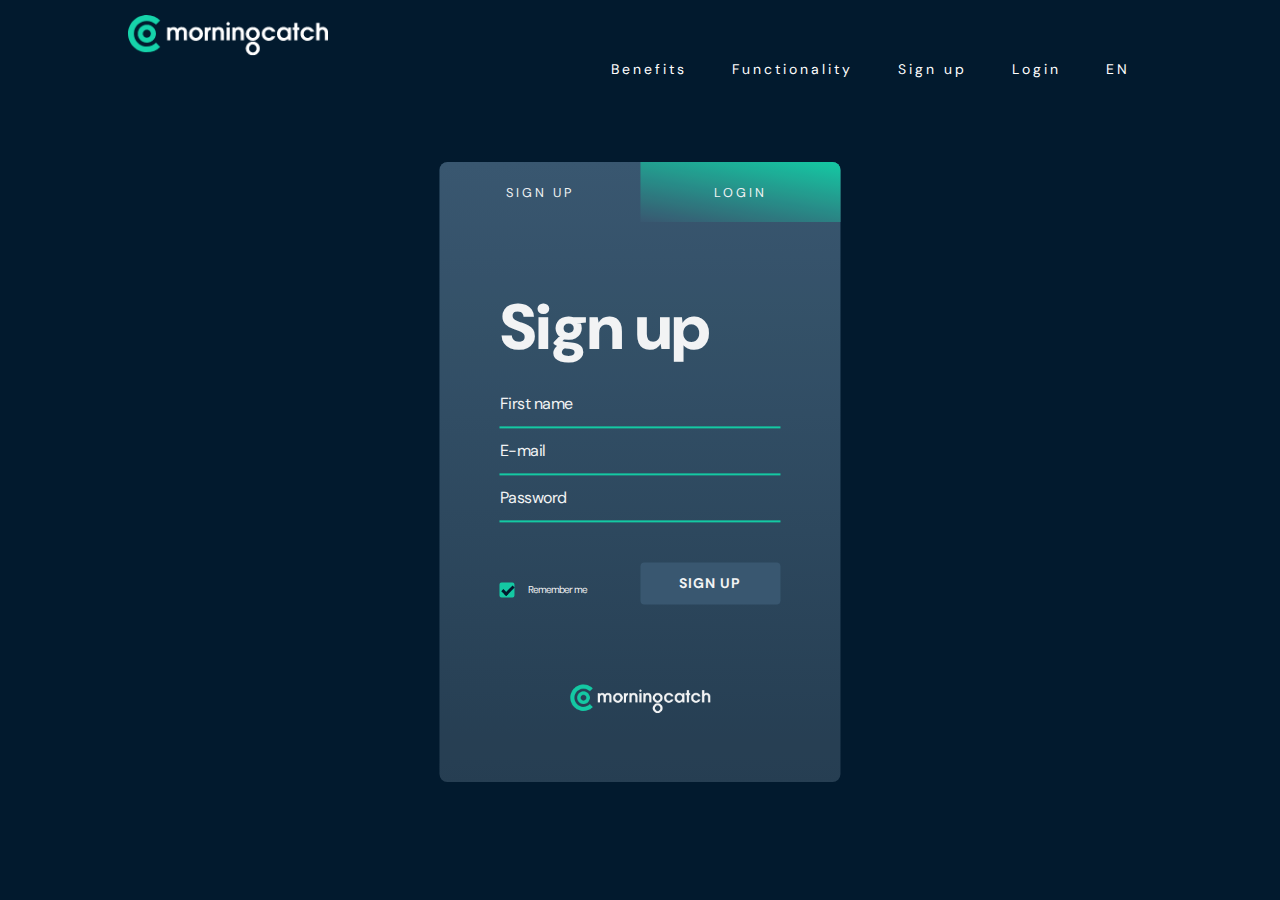
<file: signup.html>
<html lang="en">

<head>

    <meta charset="utf-8">
    <meta http-equiv="X-UA-Compatible" content="IE=edge,chrome=1">
    <meta name="viewport" content="width=device-width, initial-scale=1.0, maximum-scale=1.0, user-scalable=0">

    <title>Morningcatch</title>

    <!-- SEO meta tags-->
    <meta name="description" content="">

    <meta name="keywords" content="">

    <!-- CSS Stylesheet -->
    <link rel="stylesheet" href="css/main.css">

    <!-- Fonts -->
    <link rel="preconnect" href="https://fonts.googleapis.com">
    <link rel="preconnect" href="https://fonts.gstatic.com" crossorigin>
    <link href="https://fonts.googleapis.com/css2?family=DM+Sans:wght@400;500;700&display=swap" rel="stylesheet">

</head>

<body>


    <nav id="signup-nav">

        <a href="index.html">
            <div class="signup-logo">
                <img src="./img/morningcatch-logo-neg.png" alt="Morningcatch Logo">
            </div>
        </a>

        <ul class="signup-navlinks">
            <li>
                <a href="https://morningcatch.dk#anchor1">Benefits</a>
            </li>
            <li>
                <a href="https://morningcatch.dk#anchor3">Functionality</a>
            </li>
            <li>
                <a href="#">Sign up</a>
            </li>
            <li>
                <a href="#">Login</a>
            </li>
            <li>
                <a href="#">EN</a>
            </li>
        </ul>

    </nav>




    <div class="signup-row">

        <div class="signup-card">

            <div class="signup-tabs signup-tab">
                <p class="signup-p">Sign up</h1>
            </div>

            <div class="signup-tabs login-tab">
                <p class="signup-p">Login</h1>
            </div>
        
            <div class="signup-content">

                <div class="signup-title">
                    <h2>Sign up</h2>
                </div>

                <form action="signup.php" method="POST" class="signup-form">

                    <input type="text" name="customer_firstname" placeholder="First name">
                    <input type="text" name="customer_email" placeholder="E-mail">
                    <input type="text" name="customer_password" placeholder="Password">
            
                    <div class="rem-btn">
                        <label class="rem-container">Remember me
                            <input type="checkbox" checked="checked">
                            <span class="checkmark"></span>
                        </label>
                    

                        <button type="submit" name="submit" class="signup-btn">Sign up</button>
                    </div>
                </form>

            </div>

            <div class="signup-image">
                <img src="img/morningcatch-logo-neg.png" alt="">
            </div>

        </div>
    </div>



    <script src="js/main.js"></script>

</body>

</html>
</file>
<file: css/main.css>
/* Color and Fonts */
:root {
    --green: #16D3AA;
    --dark: #021A2E;
    --grey: #284054;
    --light: #ffffff;
    --deep-gradient: linear-gradient(var(--dark), var(--grey));
    --light-gradient: linear-gradient(0deg, var(--grey), #3C5B74);
    --blue-gradient: linear-gradient(190deg, var(--green), #3C5B74);
    /*Margin*/
    --margin: 120px;
}

/* FUNDAMENTALS */
* {
    padding: 0;
    margin: 0;
    box-sizing: border-box;
}

html {
    height: 100%;
    overflow-x: hidden;
    scroll-behavior: smooth;
}

body {
    background: var(--dark);
    scroll-behavior: smooth;
    line-height: 1.65;
    width: 100%;
    overflow-x: hidden;
    overflow-y: hidden;
}

body,
nav,
h1,
h2,
h3,
h4,
h5,
h6,
p,
a,
ul,
li,
span,
select {
    margin: 0;
    padding: 0;
    text-decoration: none;
    color: var(--light);
    list-style: none;
    font-family: 'DM Sans', sans-serif;
    letter-spacing: -1px;
    display: inline;
}

a {
    cursor: pointer;
    font-weight: 400;
    font-style: normal;
    font-size: clamp(.8rem, 1vw, 1rem);
}

h1 {
    font-weight: 900;
    font-style: normal;
    font-size: clamp(1.5rem, 2.5vw, 2rem);
}

h2 {
    font-weight: 900;
    font-style: normal;
    font-size: 64px;
}

h3 {
    font-weight: 900;
    font-style: normal;
    font-size: clamp(1rem, 1.0vw, 1.7rem);
    font-size: 40px;
}

h4 {
    font-weight: 600;
    font-style: normal;
    font-size: clamp(1rem, 1.0vw, 1.7rem);
}

p {
    font-weight: 400;
    font-style: normal;
    font-size: clamp(.8rem, 1vw, 1rem);
    line-height: 1.3rem;
}

img {
    display: block;
}

input {
    border: none;
    background: transparent;
    color: var(--light);
    padding: 12px 0;
    border-bottom: 2px solid var(--green);
    font-family: 'DM Sans', sans-serif;
    font-size: 16px;
    letter-spacing: -.5;
}

input:focus {
    outline: none
}

::placeholder {
    color: var(--light);
}

select {
    background: var(--grey);
    padding: 12px 24px;
    color: var(--light);
    border-radius: 4px;
    border: none;
    position: absolute;
    right: 2.66vw;
    margin-top: 24px;
}

button {
    font-weight: bold;
    text-transform: uppercase;
    border: none;
    border-radius: 4px;
    padding: 12px 24px;
    transition: .2s;
    cursor: pointer;
    background: #3C5B74;
    color: #FFF;
    font-family: 'DM Sans', sans-serif;
    letter-spacing: 1;
    font-size: 14px;
}

button:hover {
    background: var(--dark);
}

::selection {
    background: var(--green);
}

.divider-line {
    border-top: 1px solid var(--green);
    margin: 20px 0;
}

#gradient-overlay {
    background: radial-gradient(rgba(10, 255, 193, .19), #112722);
    opacity: 35%;
    mix-blend-mode: overlay;
    height: 100vh;
    width: 100vw;
    position: fixed;
    z-index: 10;
    pointer-events: none;
}



/* NAV styling */
nav {
    width: 15vw;
    background: var(--light-gradient);
    height: 100vh;
    padding: 2vw;
    position: fixed;
    display: none;
}

nav .main-logo {
    width: 100%;
    cursor: pointer;
}

nav .menu-link:first-of-type {
    margin-top: 40px;
}

nav .menu-link {
    position: relative;
    display: block;
    margin-bottom: 24px;
    height: 32px;
    transition: .2s;
}

nav .menu-link:hover {
    border-bottom: 1px solid var(--green);
}

nav .menu-link img {
    height: 20px;
    width: inherit;
    display: inline;
}

nav .menu-link p {
    font-size: 20px;
    position: absolute;
    margin-left: 8px;
}

nav .bottom-line {
    position: absolute;
    bottom: 2.66vw;
    display: flex;
    justify-content: center;
    align-items: center;
}

nav .bottom-line .dot {
    height: 4px;
    width: 4px;
    border-radius: 2px;
    background: var(--light);
    display: inline;
    margin: 0 12px;
    top: 50%;
}

nav .bottom-line a {
    transition: .2s;
}

nav .bottom-line a:hover {
    color: var(--green);
}

nav.active {
    display: block;
}



section {
    padding: 2.66vw 2.66vw 0;
    width: 85vw;
    min-height: calc(100vh - 200px);
    background: var(--dark);
    position: relative;
    left: 15vw;
    display: none;
}

section.active {
    display: block;
}

.go-back-arrow {
    position: relative;
    display: inline;
    transform: rotate(90deg) translateY(-50%);
    top: -13px;
    margin-right: 30px;
    height: 15px;
    cursor: pointer;
}

#main-dashboard {}

.title-row {
    position: relative;
}

.title-row .node-buttons {
    position: absolute;
    right: 0;
    top: 50%;
    transform: translateY(-50%);
    display: flex;
    justify-content: space-between;
}

.title-row .node-buttons select {
    position: relative;
    margin-top: 0;
    right: 1.33vw;
}

button.new-node {
    height: 43px;
    background: var(--green);
    color: #155748;
    transition: .2s;
    z-index: 5;
}

button.new-node:hover {
    background: #10f9c6;
}

button.new-node img {
    display: inline;
    margin-right: 8px;
}

.bottom-button {
    margin-top: -1.33vw;
}

.node-row {
    margin-bottom: 2.66vw;
    position: relative;
    height: 420px;
}

.node-card {
    width: calc(100% / 4 - 2vw);
    height: 100%;
    background: var(--light-gradient);
    float: left;
    margin-right: 2.66vw;
    border-radius: 8px;
    transition: .2s;
    opacity: .95;
    position: relative;
}

.node-card:hover {
    opacity: 1;
    box-shadow: 5px 5px 20px rgba(0, 0, 0, .3);
}

.node-card:last-child {
    margin-right: 0;
}

.node-image {
    height: 196px;
    background: rgba(255, 255, 255, .05);
    position: relative;
    z-index: 1;
}

.node-image img {
    position: absolute;
    left: 50%;
    top: 50%;
    transform: translate(-50%, -50%);
    z-index: 2;
    max-width: 80%;
    max-height: 70%;
}

.node-desc {
    padding: 1vw;
    position: relative;
}

.node-desc h4 {
    display: block;
}

.node-desc .node-stat p:last-of-type {
    float: right;
}

.node-desc button {
    margin-right: 8px;
    position: relative;
    bottom: 0;
    font-size: 12px;
}

.node-desc button img {
    display: inline;
    height: 18px;
}

.node-desc .node-trash {
    background: rgba(248, 39, 89, .3);
    padding: 12px;
}

.node-desc .node-trash:hover {
    background: rgba(248, 39, 89, .5);
}

.node-card.add-new .center-this {
    position: absolute;
    top: 50%;
    left: 50%;
    transform: translate(-50%, -50%);
}

.node-card.add-new p {
    color: var(--dark);
    font-weight: bold;
    display: block;
    text-align: center;
    margin-top: 10px;
}

.node-card.add-new img {
    position: relative;
    left: 50%;
    transform: translateX(-50%);
}

.node-card .button-row {
    display: flex;
    align-items: center;
    margin-top: 10px;
}

.widget {
    background: var(--light-gradient);
    border-radius: 8px;
    padding: 1.33vw 2vw;
    float: left;
    position: relative;
}

.widget h3 {
    margin-bottom: 20px;
    display: block;
}

.content-row {
    position: relative;
}

.overall-conv {
    width: 40vw;
    margin-right: 2.66vw;
    height: 538px;
}

.overall-conv img {
    width: 100%;
}

.overall-conv-stats {
    width: 34.34vw;
    float: left;
}

.small-conv {
    width: 17.17vw;
    height: 244px;
    float: left;
    padding: 24px;
}

.overall-conv-stats:first-child {
    margin-right: 2.66vw;
}

.conv-row {
    display: flex;
    align-content: center;
    position: relative;
    margin-left: 2.66vw;
    margin-bottom: 2.66vw;
}

.overall-conv-rate {
    background: linear-gradient(-45deg, #16D3AA, #6C63FF);
    border: none;
}

.widget.leads-created {
    background: linear-gradient(-45deg, #16D3AA, #6CF9EF);
    border: none;
}

.widget.leads-created * {
    color: var(--dark);
}

.small-conv * {
    display: block;
}

.small-conv .percentage {
    position: absolute;
    top: 24px;
    right: 24px;
}

.small-conv .percentage * {
    display: inline;
}

.small-conv .percentage img {
    transform: translateY(-90%);
}

.small-conv h4 {
    font-size: 62px;
    position: absolute;
    bottom: 24px;
}

.small-conv p {
    position: absolute;
    bottom: 24px;
}

.small-conv .info-button {
    position: absolute;
    bottom: 24px;
    right: 24px;
}

.top-performing-nodes-row {
    height: 538px;
    position: relative;
}

.top-performing-nodes {
    height: 100%;
    width: 30vw;
    border-top-right-radius: 0;
    border-bottom-right-radius: 0;
}

.top-performing-nodes img {
    width: 22vw;
    position: absolute;
    transform: translate(-50%, -50%);
    top: 58%;
    left: 50%;
}

.top-nodes-rank-row {
    display: flex;
    justify-content: space-between;
    flex-direction: column;
    height: 100%;
    width: 28vw;
}

.node-rank {
    height: 20%;
    background: linear-gradient(-90deg, var(--dark), var(--grey));
    border-top-right-radius: 8;
    border-bottom-right-radius: 8;
    position: relative;
    cursor: pointer;
}

.node-rank .text {
    position: relative;
    top: 50%;
    transform: translateY(-50%);
    left: 1.33vw;
}

.node-rank .text span {
    margin-right: 1.33vw;
    transition: .2s;
}

.node-rank .text * {
    font-size: 30px;
    font-weight: bold;
}

.node-rank .gradient {
    height: 100%;
    position: absolute;
    top: 0;
    left: 0;
    width: 80%;
    mix-blend-mode: soft-light;
    opacity: .7;
    transition: .2s;
}

.node-rank:hover .gradient {
    opacity: 1;
    width: 100%;
}

.node-rank:hover span {
    margin-right: 1.5vw;
}

.node-rank-1 .text span {
    color: var(--green);
}

.node-rank-1 .gradient {
    background: linear-gradient(90deg, rgba(22, 211, 170, 1), rgba(22, 211, 170, 0));
}

.node-rank-2 .text span {
    color: #6C63FF;
}

.node-rank-2 .gradient {
    background: linear-gradient(90deg, rgba(108, 99, 255, 1), rgba(108, 99, 255, 0));
}

.node-rank-3 .text span {
    color: #FF9333;
}

.node-rank-3 .gradient {
    background: linear-gradient(90deg, rgba(255, 147, 51, 1), rgba(255, 147, 51, 0));
}

.node-rank-4 .text span {
    color: #F96C72;
}

.node-rank-4 .gradient {
    background: linear-gradient(90deg, rgba(249, 108, 114, 1), rgba(249, 108, 114, 0));
}

.widget.rocket {
    width: 17.17vw;
    position: absolute;
    right: 0;
    top: 0;
    height: 100%;
    background: linear-gradient(-45deg, #16D3AA, #6C63FF);
    border: none;
}

.widget.rocket img {
    transition: .5s ease-in;
    position: absolute;
    top: 50%;
    left: 50%;
    transform: translate(-50%, -50%);
}

.widget.rocket:hover img {
    top: 40%;
}


.widget.top-location {
    width: 100%;
    height: 538px;
    margin-top: 2.66vw;
    float: none;
}

.widget.top-location .map {
    width: 50%;
}

.top-location-ranks {
    position: absolute;
    left: 60%;
    top: 50%;
    transform: translateY(-50%);
}

.location-rank-row {
    width: 100%;
    margin: 20px 0;
    height: 50px;
    border-bottom: 2px solid rgba(255, 255, 255, .25)
}

.location-rank-row p {
    font-size: 18px;
}

.location-rank-row p:nth-child(1) {
    margin-right: 1vw;
}

.location-rank-row p:nth-child(2) {
    margin-right: 15vw;
}

.location-rank-row p:nth-child(3) {
    margin-right: .5vw;
}

.location-rank-row img {
    height: 20px;
    display: inline;
    transform: translateY(20%)
}


footer {
    height: 200px;
    position: relative;
    widows: 85vw;
    margin-left: 15vw;
    padding: 0 2.66vw 2.66vw;
}

footer .footer-logo {
    position: absolute;
    top: 50%;
    transform: translateY(-50%);
}

.uppercase {
    font-size: 12px;
    letter-spacing: 2.5;
    text-transform: uppercase;
    font-weight: 500;
}

footer .footer-some {
    width: 13vw;
    display: flex;
    justify-content: space-between;
    position: absolute;
    right: 2.66vw;
    top: 50%;
    transform: translateY(-50%);
}


.widget.choose-node-type {
    width: 100%;
}

.choose-node-type form {
    margin-top: 32px;
    border-radius: 8px;
    overflow: hidden;
}

.choose-node-type .radio-row {
    width: 100%;
    background: var(--dark);
    height: 56px;
    position: relative;
    border-bottom: 1px solid #497174;
}

.choose-node-type .radio-row:last-of-type {
    border: none;
}

.choose-node-type .radio-row input,
.choose-node-type .radio-row label {
    position: absolute;
    top: 50%;
    transform: translateY(-50%);
    margin-left: 24px;
}

.choose-node-type .radio-row label {
    left: 32px;
}

.choose-node-type .new-node {
    position: sticky;
    right: 2vw;
    margin-top: 20px;
    margin-bottom: 15px;
}



#select-template .node-row {
    height: 325px;
}

#select-template .node-card .node-desc * {
    position: absolute;
    left: 50%;
    transform: translateX(-50%);
}

#select-template .node-card .node-desc .node-type {
    margin-top: 40px;
}


#edit-node {
    height: calc(100vh - 200px);
}


#edit-node .edit-container {
    width: 50vw;
    height: 30vw;
    position: absolute;
    left: 50%;
    transform: translateX(-50%);
    padding: 0;
    position: relative;
}

.edit-container .background-container {
    height: calc(100% - 1.33vw);
    width: calc(100% - 1.33vw);
    background-image: url(../img/zalando-bg.png);
    background-position: top;
    background-size: cover;
    position: absolute;
    background-repeat: no-repeat;
    top: 50%;
    left: 50%;
    transform: translate(-50%, -50%);
    border-radius: 4px;
}

.edit-container .background-container img {
    position: absolute;
    width: 60%;
    top: 50%;
    left: 50%;
    transform: translate(-50%, -50%);
}



#edit-nav .menu-link img {
    right: 0;
    position: absolute;
    width: 8px;
    transform: translateY(-50%) rotate(-90deg);
    top: 30%;
}

#edit-nav .menu-link {
    border-bottom: 1px solid var(--dark);
    cursor: pointer;
}

#edit-node button.new-node {
    left: 2.66vw;
    bottom: 0;
    position: absolute;
}

/* Bruges ikke 
#edit-nav .dropdown-content {
    height: 200px;
    width: 100%;
    background: var(--grey);
    position: relative;
    margin-bottom: 24px;
    margin-top: -24px;
    border-bottom-left-radius: 4px;
    border-bottom-right-radius: 4px;
}
*/

#publish-node {
    height: 850px;
}

#publish-node .publish-code {
    width: 25vw;
    margin-right: 2.66vw;
    border-bottom-left-radius: 0;
    border-bottom-right-radius: 0;
}

#publish-node .popup-preview {
    width: 52vw;
}

#publish-node .node-staus,
#publish-node .node-type {
    text-transform: uppercase;
    letter-spacing: 3;
    font-weight: bold;
    color: var(--light);
    opacity: .6;
    font-size: 13px;
}

#publish-node .node-type {
    margin-top: -20px;
}

#publish-node h3 {
    margin-top: -5px;
    margin-bottom: -2px;
}

#publish-node .popup-preview img {
    width: 75%;
    position: relative;
    left: 50%;
    top: 50%;
    transform: translateX(-50%);
}


#publish-node .new-node {
    display: block;
    position: relative;
}

.publish-code textarea {
    width: 100%;
    height: 80px;
    padding: 16px;
    background: rgba(255, 255, 255, .1);
    color: var(--light);
    border: none;
    border-radius: 8px;
    resize: none;
    margin-bottom: 16px;
}

.publish-code textarea:first-of-type {
    height: 125px;
}





/* SIGNUP PAGE*/


/* Sign up nav */
#signup-nav {
    display: block;
    width: 80%;
    height: 6vh;
    margin: 0 auto;
    z-index: 5;
    position: relative;
    padding: 0% !important;
    background: transparent !important;
}

.signup-logo {
    width: 28%;
    height: 40px;
    margin-right: 50px;
    margin-top: 15px;
}

.signup-logo img {
    width: 200px;
}

.signup-navlinks {
    width: 55%;
    height: 6vh;
    padding-top: 30px;
    float: right;
    display: flex;
    position: relative;
    top: 50%;
    transform: translateY(-100%);
    overflow-x: hidden;
    justify-content: space-around;
}

.signup-navlinks li {
    text-align: center;
    z-index: 0;
}

.signup-navlinks li a {
    width: 100%;
    height: 100%;
    overflow-x: hidden;
}

.signup-navlinks a {
    color: var(--light);
    text-decoration: none;
    letter-spacing: 3px;
    width: 100%;
    height: 100%;
    font-size: 14px;
}


/* Sign up card + form */
.signup-row {
    position: relative;
    height: 620px;
}

.signup-card {
    min-width: 400px;
    max-width: 450px;
    width: calc(100% / 3 - 2vw);
    height: 100%;
    background: var(--light-gradient);
    border-radius: 8px;
    transition: .2s;
    opacity: .95;
    position: absolute;
    top: 50%;
    left: 50%;
    transform: translate(-50%, -35%);
}

.signup-card:hover {
    opacity: 1;
    box-shadow: 5px 5px 20px rgba(0, 0, 0, .3);
}

.signup-card:last-child {
    margin-right: 0;
}

.signup-tabs {
    width: 100%;
    height: 60px;
    text-align: center;
}

.signup-tab, .login-tab {
    float: left;
    width: 50%;
}

.signup-p {
    text-transform: uppercase;
    letter-spacing: 3px;
    position: relative;
    top: 35%;
}

.login-tab {
    background: var(--blue-gradient);
    border-top-right-radius: 8px;
}

.signup-content {
    width: 70%;
    margin: auto;
    position: relative;
    top: 50%;
    transform: translateY(-70%);
    margin-bottom: 120px;
}

.signup-form, .signup-form input {
    width: 100%;
}

/* Customize the label (the container) */
.rem-container {
    display: block;
    position: relative;
    padding-left: 1%;
    margin-top: 40px;
    margin-bottom: 12px;
    cursor: pointer;
    font-size: 10px;
    -webkit-user-select: none;
    -moz-user-select: none;
    -ms-user-select: none;
    user-select: none;
  }

  /* Hide the browser's default checkbox */
  .rem-container input {
    position: absolute;
    opacity: 0;
    cursor: pointer;
    height: 0;
    width: 0;
  }
  
  /* Create a custom checkbox */
  .checkmark {
    position: absolute;
    top: 0;
    left: 0;
    height: 15px;
    width: 15px;
    border: 2px solid var(--green);
    border-radius: 2px;
    background-color: var(--deep-gradient);
  }
  
  /* On mouse-over, add a grey background color */
  .rem-container:hover input ~ .checkmark {
    background-color: var(--green);;
  }
  
  /* When the checkbox is checked, add a blue background */
  .rem-container input:checked ~ .checkmark {
    background-color: var(--green);
  }
  
  /* Create the checkmark/indicator (hidden when not checked) */
  .checkmark:after {
    content: "";
    position: absolute;
    display: none;
  }
  
  /* Show the checkmark when checked */
  .rem-container input:checked ~ .checkmark:after {
    display: block;
  }
  
  /* Style the checkmark/indicator */
  .rem-container .checkmark:after {
    left: 2.5px;
    top: -1px;
    width: 4px;
    height: 9px;
    border: solid var(--dark);
    border-width: 0 3px 3px 0;
    -webkit-transform: rotate(45deg);
    -ms-transform: rotate(45deg);
    transform: rotate(45deg);
  }

.rem-btn {
    width: 100%;
    height: 40px;
    text-align: center;
    margin-top: 20px;
}

.rem-container{
    float: left;
    width: 40%;
    margin-bottom: 30px;
}

.signup-btn {
    float: right;
    width: 50%;
    margin-top: 20px;
}

.signup-btn2 {
    width: 100%;
    margin: 50px auto 0 auto;
}

.signup-alert {
    margin-bottom: 50px;
    text-align: center;
}

.signup-image {
    height: 100px;
    position: relative;
    z-index: 1;
}

.signup-image img {
    position: absolute;
    left: 50%;
    top: 50%;
    transform: translate(-50%, -50%);
    z-index: 2;
    max-width: 35%;
    max-height: 70%;
}

#popup-published {
    height: 100%;
}

.center-published {
    position: absolute;
    top: 50%;
    left: 50%;
    transform: translate(-50%,-50%);
    height: 325px;
    width: 340px;
}

#popup-published #popup-published-lottie {
    height: 300px;
    position: absolute;
    top: 0;
    left: 50%;
    transform: translateX(-50%);
}

#popup-published h3 {
    font-size: 24px;
    position: absolute;
    bottom: 0;
    left: 50%;
    transform: translateX(-50%);
}
</file>
